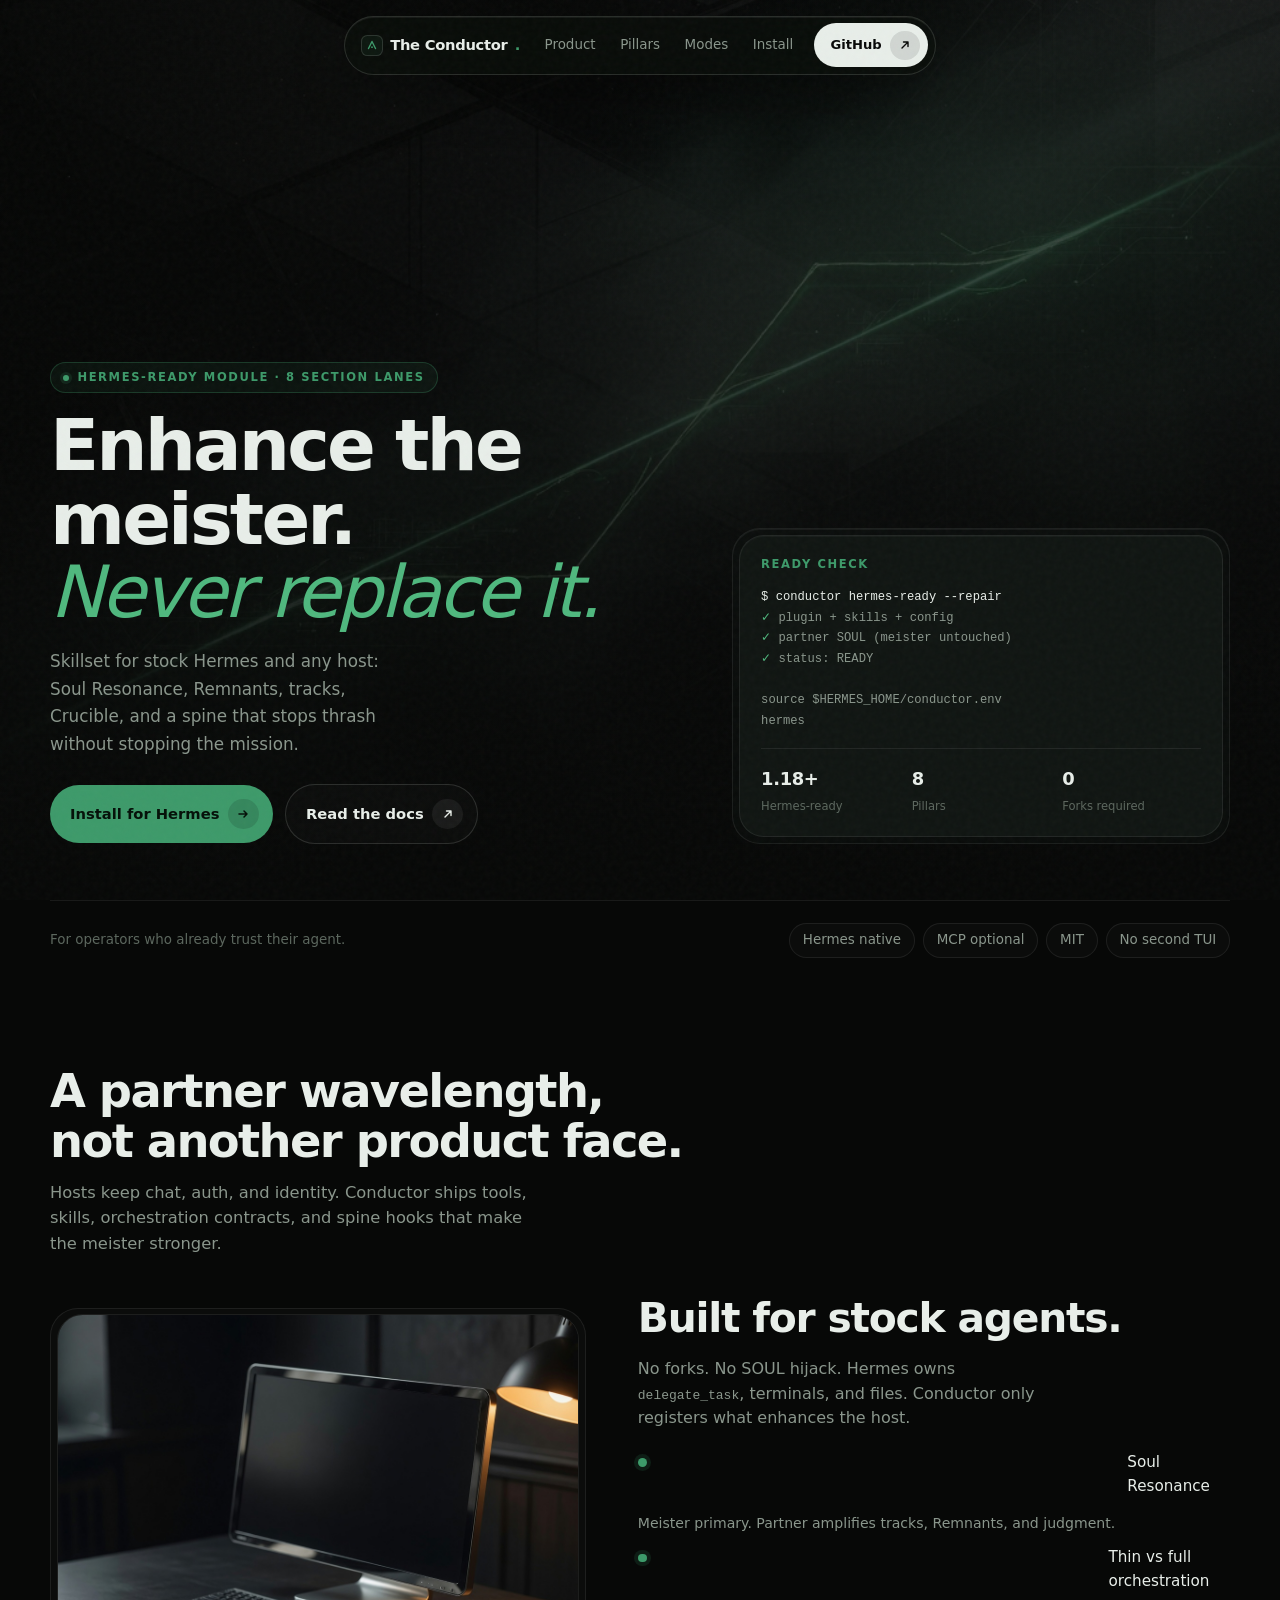
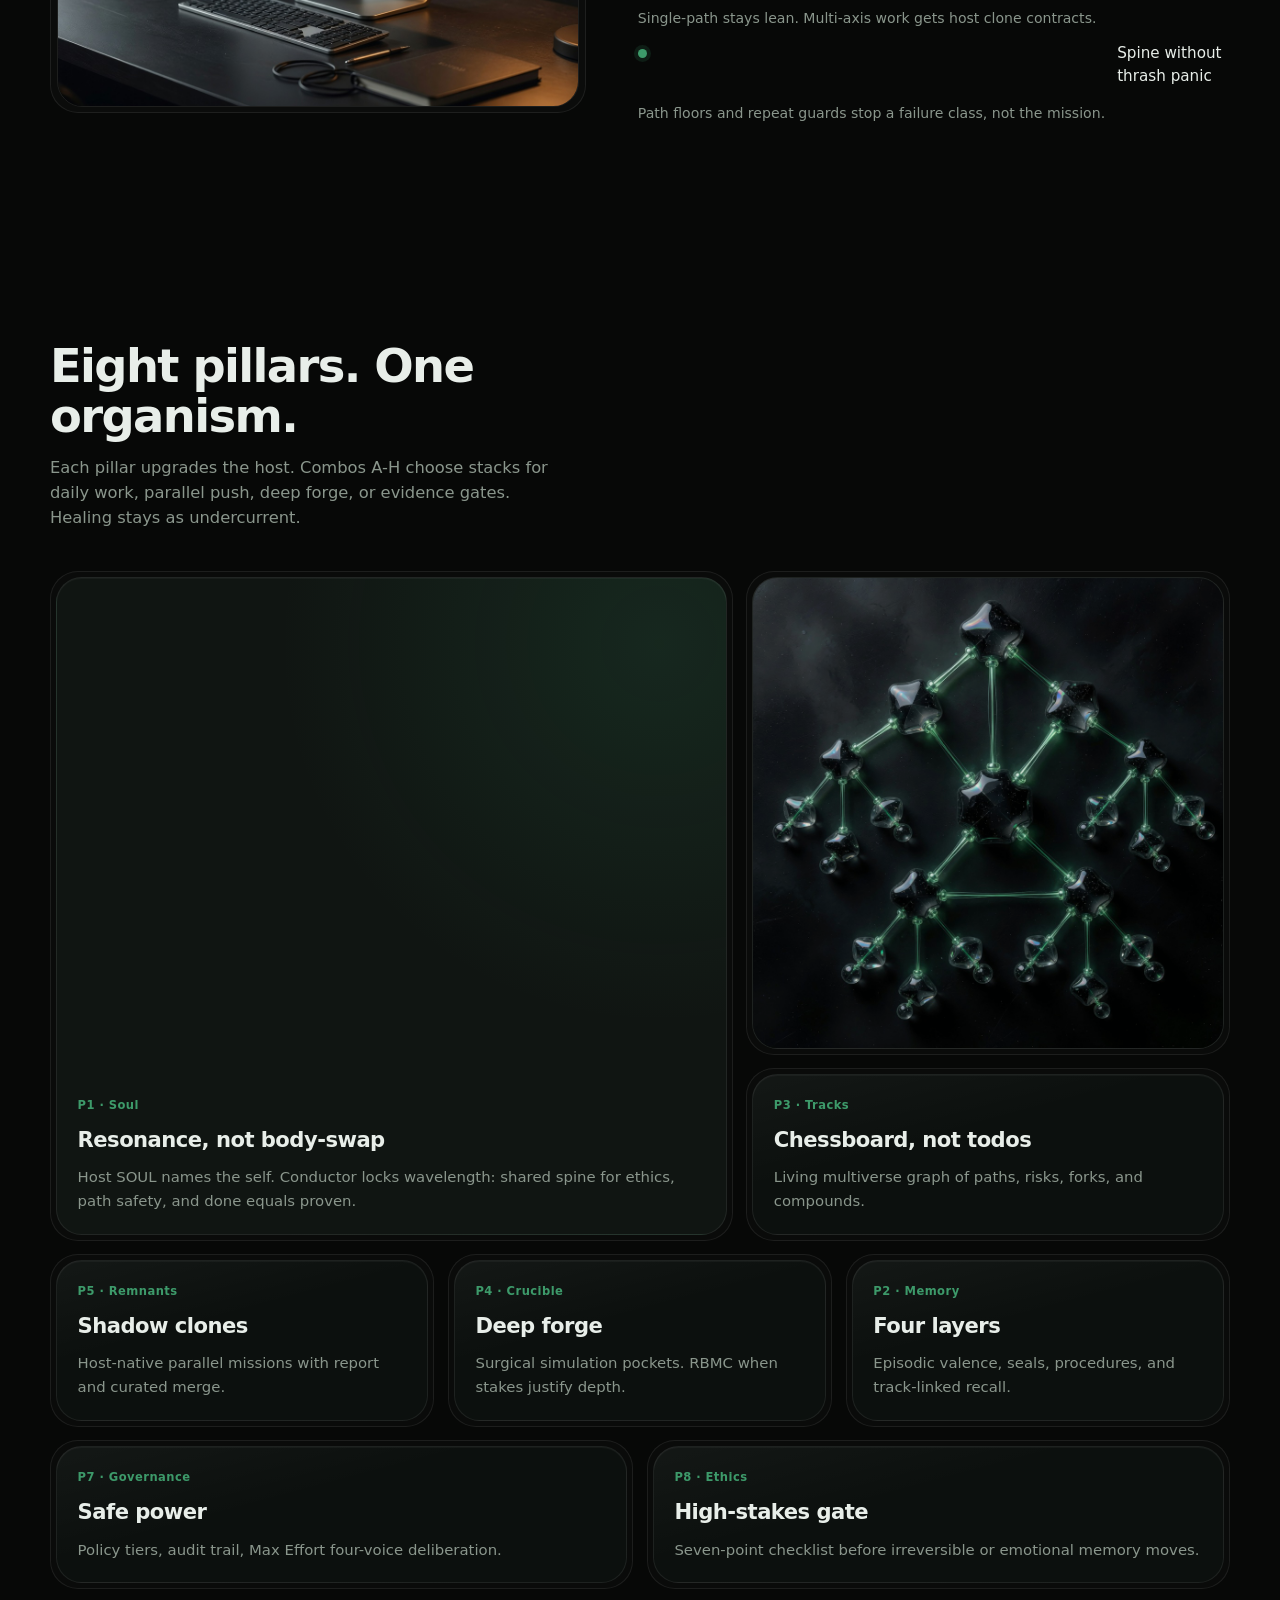
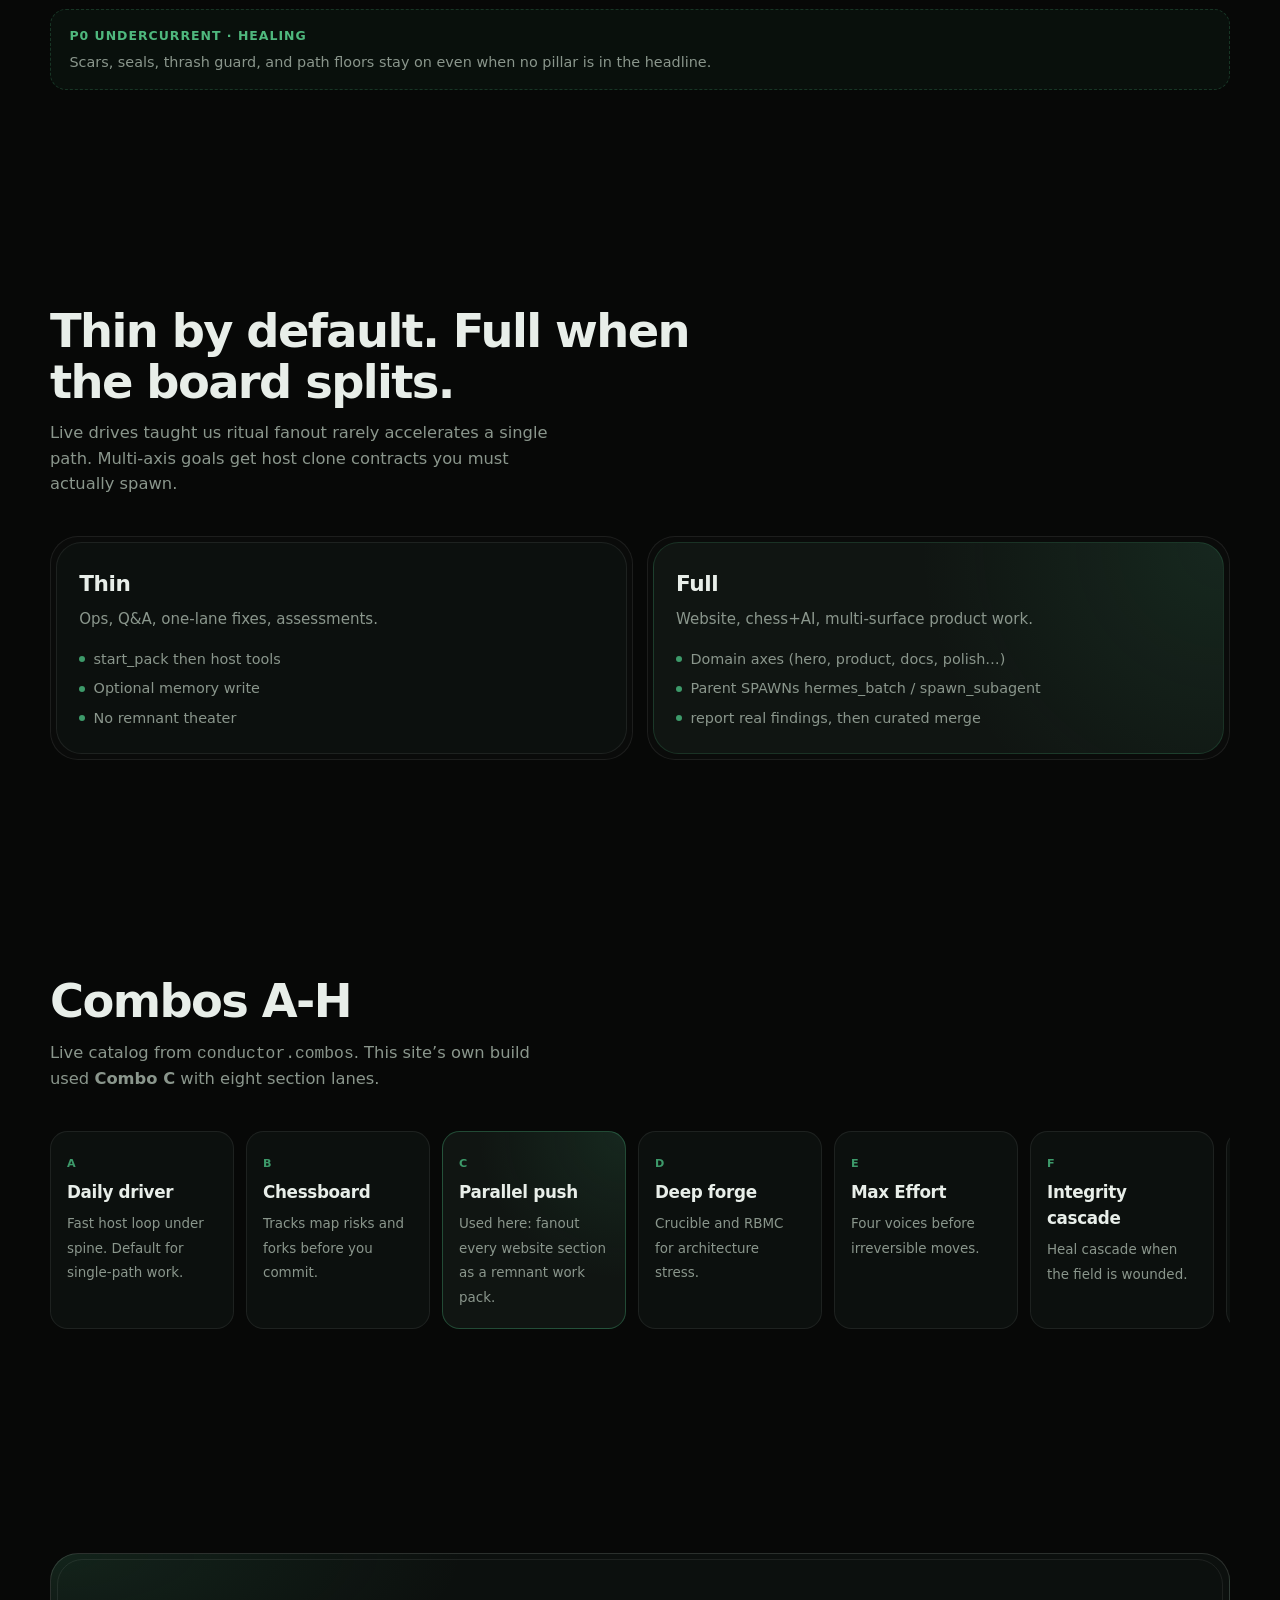
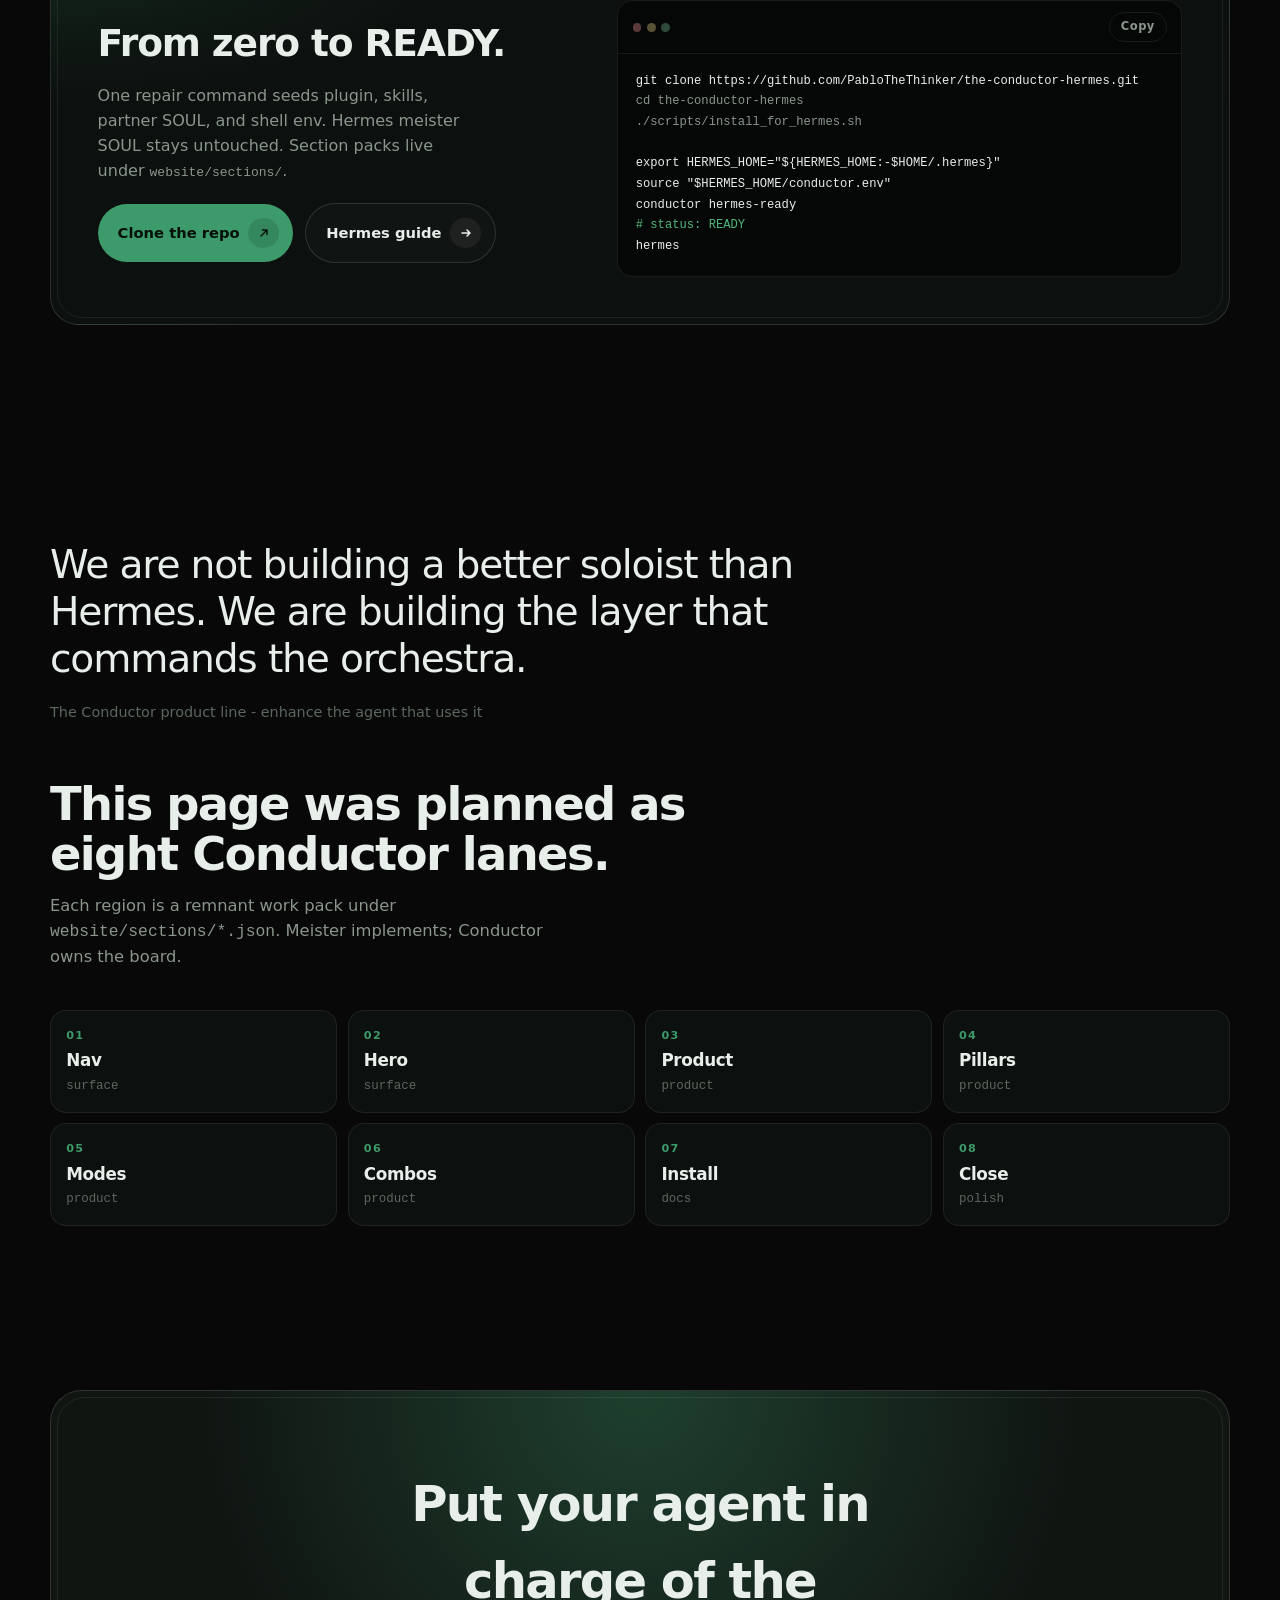
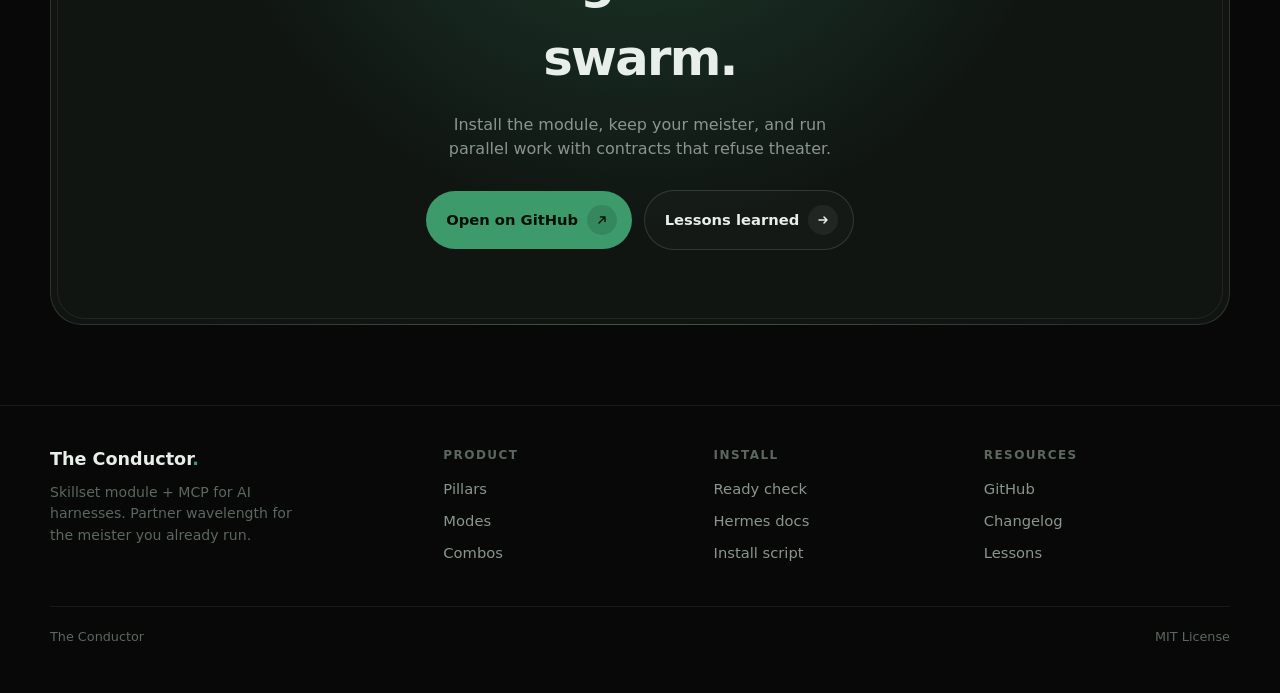
<file: website/index.html>
<!DOCTYPE html>
<html lang="en">
<head>
  <meta charset="utf-8" />
  <meta name="viewport" content="width=device-width, initial-scale=1" />
  <title>The Conductor - Enhance the agent that uses it</title>
  <meta name="description" content="The Conductor is a Hermes-ready skillset module: Soul Resonance, Remnants, tracks, Crucible, and a safety spine. Partner wavelength for the meister you already trust." />
  <meta name="theme-color" content="#070807" />
  <meta property="og:title" content="The Conductor" />
  <meta property="og:description" content="Skillset module that enhances Hermes and any host agent. No fork. No SOUL hijack." />
  <meta property="og:type" content="website" />
  <meta property="og:image" content="assets/hero.jpg" />
  <meta name="twitter:card" content="summary_large_image" />
  <link rel="icon" href="data:image/svg+xml,%3Csvg xmlns='http://www.w3.org/2000/svg' viewBox='0 0 32 32'%3E%3Crect width='32' height='32' rx='8' fill='%23070807'/%3E%3Cpath d='M8 22 L16 8 L24 22' fill='none' stroke='%233d9a6a' stroke-width='2.2' stroke-linecap='round' stroke-linejoin='round'/%3E%3Ccircle cx='16' cy='20' r='1.6' fill='%233d9a6a'/%3E%3C/svg%3E" />
  <link rel="preconnect" href="https://api.fontshare.com" crossorigin />
  <link href="https://api.fontshare.com/v2/css?f[]=satoshi@400,500,700&f[]=clash-display@500,600,700&display=swap" rel="stylesheet" />
  <style>
    :root {
      --bg: #070807;
      --bg-elev: #0c100e;
      --bg-card: #101512;
      --ink: #e8eee9;
      --muted: #8a968c;
      --faint: #5c675e;
      --line: rgba(232, 238, 233, 0.08);
      --line-strong: rgba(232, 238, 233, 0.14);
      --accent: #3d9a6a;
      --accent-hi: #4fb87e;
      --accent-soft: rgba(61, 154, 106, 0.14);
      --accent-glow: rgba(61, 154, 106, 0.32);
      --radius: 1.25rem;
      --radius-lg: 1.75rem;
      --ease: cubic-bezier(0.32, 0.72, 0, 1);
      --font-display: "Clash Display", "Satoshi", system-ui, sans-serif;
      --font-body: "Satoshi", system-ui, sans-serif;
      --max: 1180px;
      --nav-h: 4.5rem;
    }

    *, *::before, *::after { box-sizing: border-box; }
    html { scroll-behavior: smooth; }
    @media (prefers-reduced-motion: reduce) {
      html { scroll-behavior: auto; }
      *, *::before, *::after {
        animation-duration: 0.01ms !important;
        animation-iteration-count: 1 !important;
        transition-duration: 0.01ms !important;
      }
    }

    ::selection { background: rgba(61, 154, 106, 0.35); color: #fff; }

    body {
      margin: 0;
      font-family: var(--font-body);
      color: var(--ink);
      background: var(--bg);
      line-height: 1.55;
      -webkit-font-smoothing: antialiased;
      overflow-x: hidden;
    }

    body::before {
      content: "";
      position: fixed;
      inset: 0;
      pointer-events: none;
      z-index: 80;
      opacity: 0.032;
      background-image: url("data:image/svg+xml,%3Csvg viewBox='0 0 200 200' xmlns='http://www.w3.org/2000/svg'%3E%3Cfilter id='n'%3E%3CfeTurbulence type='fractalNoise' baseFrequency='0.85' numOctaves='4' stitchTiles='stitch'/%3E%3C/filter%3E%3Crect width='100%25' height='100%25' filter='url(%23n)'/%3E%3C/svg%3E");
    }

    /* Read progress */
    .progress {
      position: fixed;
      top: 0;
      left: 0;
      height: 2px;
      width: 0%;
      z-index: 90;
      background: linear-gradient(90deg, var(--accent), var(--accent-hi));
      box-shadow: 0 0 12px var(--accent-glow);
      pointer-events: none;
    }

    a { color: inherit; text-decoration: none; }
    img { max-width: 100%; display: block; height: auto; }
    button { font: inherit; border: 0; cursor: pointer; background: none; color: inherit; }
    :focus-visible {
      outline: 2px solid var(--accent);
      outline-offset: 3px;
    }

    .skip {
      position: absolute;
      left: 1rem;
      top: -4rem;
      z-index: 100;
      padding: 0.65rem 1rem;
      border-radius: 999px;
      background: var(--accent);
      color: #041008;
      font-weight: 600;
      font-size: 0.88rem;
      transition: top 0.25s var(--ease);
    }
    .skip:focus { top: 1rem; }

    .wrap {
      width: min(100% - 2rem, var(--max));
      margin-inline: auto;
    }

    /* Nav */
    .nav-shell {
      position: fixed;
      top: 1rem;
      left: 0;
      right: 0;
      z-index: 60;
      display: flex;
      justify-content: center;
      padding: 0 1rem;
      pointer-events: none;
    }
    .nav {
      pointer-events: auto;
      display: flex;
      align-items: center;
      gap: 0.35rem;
      padding: 0.4rem 0.45rem 0.4rem 1rem;
      border-radius: 999px;
      border: 1px solid var(--line-strong);
      background: rgba(10, 14, 11, 0.72);
      backdrop-filter: blur(20px) saturate(140%);
      -webkit-backdrop-filter: blur(20px) saturate(140%);
      box-shadow:
        inset 0 1px 0 rgba(255,255,255,0.06),
        0 18px 50px rgba(0,0,0,0.35);
      max-width: 100%;
    }
    .nav-brand {
      font-family: var(--font-display);
      font-weight: 600;
      font-size: 0.92rem;
      letter-spacing: -0.02em;
      white-space: nowrap;
      margin-right: 0.5rem;
      display: inline-flex;
      align-items: center;
      gap: 0.45rem;
    }
    .nav-mark {
      width: 1.35rem;
      height: 1.35rem;
      border-radius: 0.4rem;
      border: 1px solid var(--line-strong);
      display: grid;
      place-items: center;
      background: rgba(61,154,106,0.08);
    }
    .nav-brand em { color: var(--accent); font-style: normal; }
    .nav-links { display: none; align-items: center; gap: 0.1rem; }
    @media (min-width: 900px) { .nav-links { display: flex; } }
    .nav-links a {
      font-size: 0.84rem;
      color: var(--muted);
      padding: 0.55rem 0.72rem;
      border-radius: 999px;
      transition: color 0.35s var(--ease), background 0.35s var(--ease);
    }
    .nav-links a:hover { color: var(--ink); background: rgba(255,255,255,0.04); }
    .nav-cta {
      display: inline-flex;
      align-items: center;
      gap: 0.55rem;
      margin-left: 0.25rem;
      padding: 0.45rem 0.5rem 0.45rem 1rem;
      border-radius: 999px;
      background: var(--ink);
      color: var(--bg);
      font-size: 0.82rem;
      font-weight: 600;
      transition: transform 0.35s var(--ease), background 0.35s var(--ease);
    }
    .nav-cta:hover { background: #fff; }
    .nav-cta:active { transform: scale(0.98); }
    .nav-cta i {
      width: 1.85rem;
      height: 1.85rem;
      border-radius: 999px;
      display: grid;
      place-items: center;
      background: rgba(7,8,7,0.1);
      transition: transform 0.4s var(--ease);
    }
    .nav-cta:hover i { transform: translate(1px, -1px) scale(1.05); }
    .nav-toggle {
      display: grid;
      place-items: center;
      width: 2.5rem;
      height: 2.5rem;
      border-radius: 999px;
      margin-left: 0.15rem;
      border: 1px solid var(--line);
    }
    @media (min-width: 900px) { .nav-toggle { display: none; } }
    .nav-toggle span,
    .nav-toggle span::before,
    .nav-toggle span::after {
      display: block;
      width: 1rem;
      height: 1.5px;
      background: var(--ink);
      border-radius: 2px;
      position: relative;
      transition: transform 0.4s var(--ease), opacity 0.3s var(--ease);
    }
    .nav-toggle span::before,
    .nav-toggle span::after {
      content: "";
      position: absolute;
      left: 0;
    }
    .nav-toggle span::before { top: -5px; }
    .nav-toggle span::after { top: 5px; }
    .nav-toggle.is-open span { background: transparent; }
    .nav-toggle.is-open span::before { top: 0; transform: rotate(45deg); }
    .nav-toggle.is-open span::after { top: 0; transform: rotate(-45deg); }

    .nav-drawer {
      position: fixed;
      inset: 0;
      z-index: 55;
      background: rgba(7,8,7,0.9);
      backdrop-filter: blur(28px);
      -webkit-backdrop-filter: blur(28px);
      display: grid;
      place-items: center;
      opacity: 0;
      pointer-events: none;
      transition: opacity 0.45s var(--ease);
    }
    .nav-drawer.is-open { opacity: 1; pointer-events: auto; }
    .nav-drawer nav { display: grid; gap: 0.55rem; text-align: center; }
    .nav-drawer a {
      font-family: var(--font-display);
      font-size: clamp(1.7rem, 6vw, 2.5rem);
      font-weight: 600;
      letter-spacing: -0.03em;
      opacity: 0;
      transform: translateY(1.25rem);
      transition: opacity 0.5s var(--ease), transform 0.5s var(--ease);
    }
    .nav-drawer.is-open a { opacity: 1; transform: none; }
    .nav-drawer a:nth-child(1) { transition-delay: 0.05s; }
    .nav-drawer a:nth-child(2) { transition-delay: 0.1s; }
    .nav-drawer a:nth-child(3) { transition-delay: 0.15s; }
    .nav-drawer a:nth-child(4) { transition-delay: 0.2s; }
    .nav-drawer a:nth-child(5) { transition-delay: 0.25s; }
    .nav-drawer a:nth-child(6) { transition-delay: 0.3s; }

    /* Hero */
    .hero {
      position: relative;
      min-height: 100dvh;
      padding: 6.5rem 0 3.5rem;
      display: grid;
      align-items: end;
      overflow: hidden;
    }
    .hero-bg { position: absolute; inset: 0; z-index: 0; }
    .hero-bg img {
      width: 100%;
      height: 100%;
      object-fit: cover;
      opacity: 0.5;
      transform: scale(1.02);
    }
    .hero-bg::after {
      content: "";
      position: absolute;
      inset: 0;
      background:
        linear-gradient(180deg, rgba(7,8,7,0.4) 0%, rgba(7,8,7,0.58) 42%, var(--bg) 100%),
        radial-gradient(ellipse 55% 45% at 78% 22%, var(--accent-soft), transparent 62%);
    }
    .hero-grid {
      position: relative;
      z-index: 1;
      display: grid;
      gap: 2.25rem;
    }
    @media (min-width: 960px) {
      .hero-grid {
        grid-template-columns: 1.12fr 0.88fr;
        align-items: end;
        gap: 3rem;
      }
    }
    .hero-kicker {
      display: inline-flex;
      align-items: center;
      gap: 0.5rem;
      font-size: 0.72rem;
      font-weight: 600;
      letter-spacing: 0.14em;
      text-transform: uppercase;
      color: var(--accent);
      margin-bottom: 1rem;
      padding: 0.35rem 0.75rem;
      border-radius: 999px;
      border: 1px solid rgba(61,154,106,0.28);
      background: rgba(61,154,106,0.08);
    }
    .hero-kicker i {
      width: 0.4rem;
      height: 0.4rem;
      border-radius: 999px;
      background: var(--accent);
      box-shadow: 0 0 0 3px var(--accent-soft);
    }
    .hero h1 {
      font-family: var(--font-display);
      font-weight: 600;
      font-size: clamp(2.55rem, 6.6vw, 4.5rem);
      line-height: 1.02;
      letter-spacing: -0.04em;
      margin: 0 0 1.15rem;
      max-width: 12ch;
    }
    .hero h1 em {
      font-style: italic;
      color: var(--accent-hi);
      font-weight: 500;
      padding-bottom: 0.08em;
    }
    .hero-lead {
      margin: 0 0 1.6rem;
      color: var(--muted);
      font-size: 1.05rem;
      max-width: 34ch;
      line-height: 1.65;
    }
    .hero-actions {
      display: flex;
      flex-wrap: wrap;
      gap: 0.75rem;
      align-items: center;
    }
    .btn {
      display: inline-flex;
      align-items: center;
      gap: 0.55rem;
      border-radius: 999px;
      padding: 0.85rem 0.9rem 0.85rem 1.25rem;
      font-weight: 600;
      font-size: 0.92rem;
      transition: transform 0.35s var(--ease), background 0.35s var(--ease), border-color 0.35s var(--ease);
      white-space: nowrap;
    }
    .btn:active { transform: scale(0.98); }
    .btn-primary { background: var(--accent); color: #041008; }
    .btn-primary:hover { background: var(--accent-hi); }
    .btn-primary i,
    .btn-ghost i {
      width: 1.9rem;
      height: 1.9rem;
      border-radius: 999px;
      display: grid;
      place-items: center;
      background: rgba(0,0,0,0.12);
      transition: transform 0.4s var(--ease);
    }
    .btn-primary:hover i,
    .btn-ghost:hover i { transform: translate(1px, -1px); }
    .btn-ghost {
      border: 1px solid var(--line-strong);
      color: var(--ink);
      background: rgba(255,255,255,0.02);
    }
    .btn-ghost:hover { border-color: rgba(255,255,255,0.22); background: rgba(255,255,255,0.04); }
    .btn-ghost i { background: rgba(255,255,255,0.06); }

    .hero-panel {
      border-radius: var(--radius-lg);
      border: 1px solid var(--line);
      background: rgba(13,16,14,0.58);
      padding: 0.35rem;
      box-shadow: inset 0 1px 0 rgba(255,255,255,0.05);
    }
    .hero-panel-inner {
      border-radius: calc(var(--radius-lg) - 0.2rem);
      border: 1px solid var(--line);
      background: var(--bg-card);
      padding: 1.3rem 1.35rem 1.15rem;
      box-shadow: inset 0 1px 1px rgba(255,255,255,0.04);
    }
    .hero-panel-kicker {
      font-size: 0.72rem;
      letter-spacing: 0.14em;
      text-transform: uppercase;
      color: var(--accent);
      margin-bottom: 0.8rem;
      font-weight: 600;
    }
    .hero-panel code {
      display: block;
      font-family: ui-monospace, "SF Mono", Menlo, monospace;
      font-size: 0.76rem;
      line-height: 1.7;
      color: var(--muted);
      white-space: pre-wrap;
    }
    .hero-panel code b { color: var(--ink); font-weight: 500; }
    .hero-panel code .ok { color: var(--accent-hi); }
    .hero-meta {
      display: grid;
      grid-template-columns: repeat(3, 1fr);
      gap: 0.75rem;
      margin-top: 1.05rem;
      padding-top: 1rem;
      border-top: 1px solid var(--line);
    }
    .hero-meta strong {
      display: block;
      font-family: var(--font-display);
      font-size: 1.12rem;
      letter-spacing: -0.02em;
    }
    .hero-meta span {
      font-size: 0.72rem;
      color: var(--faint);
    }

    section { padding: 5.25rem 0; }
    @media (min-width: 768px) { section { padding: 6.75rem 0; } }

    .section-head {
      max-width: 40rem;
      margin-bottom: 2.5rem;
    }
    .section-head h2 {
      font-family: var(--font-display);
      font-size: clamp(1.85rem, 3.8vw, 2.9rem);
      letter-spacing: -0.035em;
      line-height: 1.08;
      margin: 0 0 0.85rem;
      font-weight: 600;
    }
    .section-head p {
      margin: 0;
      color: var(--muted);
      font-size: 1.02rem;
      max-width: 48ch;
    }

    /* Proof */
    .proof {
      padding: 1.35rem 0 0;
      border-top: 1px solid var(--line);
    }
    .proof-row {
      display: flex;
      flex-wrap: wrap;
      gap: 0.75rem 1.5rem;
      align-items: center;
      justify-content: space-between;
      color: var(--faint);
      font-size: 0.84rem;
    }
    .proof-marks { display: flex; flex-wrap: wrap; gap: 0.5rem; }
    .proof-marks span {
      border: 1px solid var(--line);
      border-radius: 999px;
      padding: 0.4rem 0.8rem;
      color: var(--muted);
      background: rgba(255,255,255,0.02);
    }

    /* Bento */
    .bento {
      display: grid;
      gap: 0.85rem;
      grid-template-columns: 1fr;
    }
    @media (min-width: 768px) {
      .bento {
        grid-template-columns: repeat(12, 1fr);
        grid-auto-rows: minmax(148px, auto);
      }
      .b1 { grid-column: span 7; grid-row: span 2; }
      .b2 { grid-column: span 5; }
      .b3 { grid-column: span 5; }
      .b4 { grid-column: span 4; }
      .b5 { grid-column: span 4; }
      .b6 { grid-column: span 4; }
      .b7 { grid-column: span 6; }
      .b8 { grid-column: span 6; }
    }
    .tile {
      border-radius: var(--radius-lg);
      border: 1px solid var(--line);
      background: rgba(255,255,255,0.015);
      padding: 0.3rem;
      min-height: 100%;
      transition: border-color 0.4s var(--ease), transform 0.5s var(--ease);
    }
    .tile:hover { border-color: rgba(61,154,106,0.3); transform: translateY(-2px); }
    @media (prefers-reduced-motion: reduce) {
      .tile:hover { transform: none; }
    }
    .tile-inner {
      height: 100%;
      border-radius: calc(var(--radius-lg) - 0.15rem);
      border: 1px solid var(--line);
      background: linear-gradient(165deg, rgba(255,255,255,0.03), transparent 40%), var(--bg-elev);
      padding: 1.35rem 1.3rem 1.25rem;
      box-shadow: inset 0 1px 0 rgba(255,255,255,0.04);
      display: flex;
      flex-direction: column;
      gap: 0.6rem;
    }
    .tile.visual .tile-inner { padding: 0; overflow: hidden; position: relative; }
    .tile.visual img {
      width: 100%;
      height: 100%;
      min-height: 230px;
      object-fit: cover;
      opacity: 0.92;
      transition: transform 0.8s var(--ease);
    }
    .tile.visual:hover img { transform: scale(1.03); }
    .tile-tag {
      font-size: 0.72rem;
      color: var(--accent);
      font-weight: 600;
      letter-spacing: 0.04em;
      display: inline-flex;
      align-items: center;
      gap: 0.4rem;
    }
    .tile h3 {
      margin: 0;
      font-family: var(--font-display);
      font-size: 1.32rem;
      letter-spacing: -0.025em;
      font-weight: 600;
    }
    .tile p {
      margin: 0;
      color: var(--muted);
      font-size: 0.93rem;
      line-height: 1.6;
    }
    .tile.feature-dark .tile-inner {
      background:
        radial-gradient(circle at 90% 10%, var(--accent-soft), transparent 45%),
        var(--bg-card);
      justify-content: flex-end;
      min-height: 280px;
    }
    @media (min-width: 768px) {
      .tile.feature-dark .tile-inner { min-height: 100%; }
    }

    /* Split */
    .split { display: grid; gap: 2rem; }
    @media (min-width: 900px) {
      .split {
        grid-template-columns: 0.95fr 1.05fr;
        gap: 3.25rem;
        align-items: center;
      }
    }
    .split-media {
      border-radius: var(--radius-lg);
      border: 1px solid var(--line);
      padding: 0.35rem;
      background: rgba(255,255,255,0.02);
    }
    .split-media figure {
      margin: 0;
      border-radius: calc(var(--radius-lg) - 0.15rem);
      overflow: hidden;
      border: 1px solid var(--line);
      position: relative;
    }
    .split-media img {
      width: 100%;
      aspect-ratio: 4/3;
      object-fit: cover;
    }
    .split-copy h2 {
      font-family: var(--font-display);
      font-size: clamp(1.75rem, 3.4vw, 2.55rem);
      letter-spacing: -0.03em;
      line-height: 1.1;
      margin: 0 0 1rem;
      font-weight: 600;
    }
    .split-copy p {
      color: var(--muted);
      margin: 0 0 1.25rem;
      max-width: 42ch;
    }
    .checklist {
      list-style: none;
      margin: 0;
      padding: 0;
      display: grid;
      gap: 0.75rem;
    }
    .checklist li {
      display: grid;
      grid-template-columns: auto 1fr;
      gap: 0.75rem;
      align-items: start;
      color: var(--ink);
      font-size: 0.95rem;
    }
    .checklist li::before {
      content: "";
      width: 0.55rem;
      height: 0.55rem;
      margin-top: 0.45rem;
      border-radius: 999px;
      background: var(--accent);
      box-shadow: 0 0 0 4px var(--accent-soft);
    }
    .checklist span {
      display: block;
      color: var(--muted);
      font-size: 0.88rem;
      margin-top: 0.15rem;
    }

    /* Modes: thin vs full */
    .modes {
      display: grid;
      gap: 0.85rem;
    }
    @media (min-width: 800px) {
      .modes { grid-template-columns: 1fr 1fr; }
    }
    .mode-card {
      border-radius: var(--radius-lg);
      border: 1px solid var(--line);
      padding: 0.3rem;
      background: rgba(255,255,255,0.015);
    }
    .mode-card-inner {
      border-radius: calc(var(--radius-lg) - 0.15rem);
      border: 1px solid var(--line);
      padding: 1.5rem 1.4rem;
      background: var(--bg-elev);
      height: 100%;
    }
    .mode-card.featured .mode-card-inner {
      background:
        radial-gradient(circle at 100% 0%, var(--accent-soft), transparent 50%),
        var(--bg-card);
      border-color: rgba(61,154,106,0.22);
    }
    .mode-card h3 {
      font-family: var(--font-display);
      margin: 0 0 0.5rem;
      font-size: 1.35rem;
      letter-spacing: -0.02em;
    }
    .mode-card p { margin: 0 0 1rem; color: var(--muted); font-size: 0.94rem; }
    .mode-card ul {
      margin: 0;
      padding: 0;
      list-style: none;
      display: grid;
      gap: 0.45rem;
      color: var(--ink);
      font-size: 0.9rem;
    }
    .mode-card ul li {
      padding-left: 0.9rem;
      position: relative;
      color: var(--muted);
    }
    .mode-card ul li::before {
      content: "";
      position: absolute;
      left: 0;
      top: 0.55rem;
      width: 0.35rem;
      height: 0.35rem;
      border-radius: 999px;
      background: var(--accent);
    }

    /* Combos strip */
    .combo-rail {
      display: grid;
      grid-auto-flow: column;
      grid-auto-columns: minmax(11.5rem, 14rem);
      gap: 0.75rem;
      overflow-x: auto;
      padding-bottom: 0.5rem;
      scroll-snap-type: x mandatory;
      -webkit-overflow-scrolling: touch;
    }
    .combo-rail::-webkit-scrollbar { height: 4px; }
    .combo-rail::-webkit-scrollbar-thumb {
      background: rgba(255,255,255,0.12);
      border-radius: 999px;
    }
    .combo-chip {
      scroll-snap-align: start;
      border-radius: 1.1rem;
      border: 1px solid var(--line);
      background: var(--bg-elev);
      padding: 1.1rem 1rem;
      min-height: 8.5rem;
    }
    .combo-chip strong {
      display: block;
      font-family: var(--font-display);
      font-size: 1.05rem;
      margin-bottom: 0.35rem;
      letter-spacing: -0.02em;
    }
    .combo-chip span {
      color: var(--muted);
      font-size: 0.84rem;
      line-height: 1.45;
    }
    .combo-chip b {
      display: inline-block;
      margin-bottom: 0.45rem;
      font-size: 0.7rem;
      letter-spacing: 0.12em;
      color: var(--accent);
      font-weight: 600;
    }

    /* Install */
    .install {
      border-radius: var(--radius-lg);
      border: 1px solid var(--line-strong);
      background:
        radial-gradient(ellipse 70% 80% at 0% 0%, var(--accent-soft), transparent 50%),
        var(--bg-elev);
      padding: 0.35rem;
    }
    .install-inner {
      border-radius: calc(var(--radius-lg) - 0.15rem);
      border: 1px solid var(--line);
      padding: clamp(1.5rem, 4vw, 2.5rem);
      display: grid;
      gap: 1.75rem;
    }
    @media (min-width: 900px) {
      .install-inner { grid-template-columns: 1fr 1.15fr; align-items: center; }
    }
    .install h2 {
      font-family: var(--font-display);
      font-size: clamp(1.65rem, 3vw, 2.35rem);
      letter-spacing: -0.03em;
      margin: 0 0 0.75rem;
      font-weight: 600;
    }
    .install p { margin: 0 0 1.25rem; color: var(--muted); max-width: 36ch; }
    .terminal {
      border-radius: 1rem;
      border: 1px solid var(--line);
      background: #050706;
      overflow: hidden;
    }
    .terminal-bar {
      display: flex;
      align-items: center;
      justify-content: space-between;
      gap: 0.75rem;
      padding: 0.7rem 0.9rem;
      border-bottom: 1px solid var(--line);
    }
    .terminal-dots { display: flex; gap: 0.35rem; }
    .terminal-dots i {
      width: 0.55rem;
      height: 0.55rem;
      border-radius: 999px;
      background: #2a322c;
    }
    .terminal-dots i:nth-child(1) { background: #5a3a3a; }
    .terminal-dots i:nth-child(2) { background: #5a5235; }
    .terminal-dots i:nth-child(3) { background: #2f4a38; }
    .copy-btn {
      font-size: 0.72rem;
      font-weight: 600;
      letter-spacing: 0.04em;
      color: var(--muted);
      border: 1px solid var(--line);
      border-radius: 999px;
      padding: 0.3rem 0.7rem;
      transition: color 0.3s var(--ease), border-color 0.3s var(--ease), background 0.3s var(--ease);
    }
    .copy-btn:hover { color: var(--ink); border-color: var(--line-strong); }
    .copy-btn.is-copied {
      color: var(--accent-hi);
      border-color: rgba(61,154,106,0.35);
      background: rgba(61,154,106,0.08);
    }
    .terminal pre {
      margin: 0;
      padding: 1.05rem 1.1rem 1.2rem;
      font-family: ui-monospace, Menlo, monospace;
      font-size: 0.76rem;
      line-height: 1.7;
      color: var(--muted);
      overflow-x: auto;
    }
    .terminal pre .ok { color: var(--accent-hi); }
    .terminal pre .cmd { color: var(--ink); }

    /* Manifesto */
    .manifesto { max-width: 48rem; }
    .manifesto blockquote {
      margin: 0;
      font-family: var(--font-display);
      font-size: clamp(1.55rem, 3.4vw, 2.45rem);
      line-height: 1.2;
      letter-spacing: -0.03em;
      font-weight: 500;
    }
    .manifesto cite {
      display: block;
      margin-top: 1.2rem;
      font-style: normal;
      color: var(--faint);
      font-size: 0.9rem;
    }

    /* CTA */
    .cta { text-align: center; padding: 3.5rem 0 5rem; }
    .cta-box {
      border-radius: calc(var(--radius-lg) + 0.25rem);
      border: 1px solid var(--line-strong);
      background:
        radial-gradient(circle at 50% 0%, var(--accent-glow), transparent 55%),
        var(--bg-card);
      padding: 0.35rem;
    }
    .cta-box-inner {
      border-radius: var(--radius-lg);
      border: 1px solid var(--line);
      padding: clamp(2.4rem, 6vw, 4.25rem) 1.5rem;
    }
    .cta h2 {
      font-family: var(--font-display);
      font-size: clamp(1.95rem, 4.3vw, 3.1rem);
      letter-spacing: -0.035em;
      margin: 0 auto 1rem;
      max-width: 14ch;
      font-weight: 600;
    }
    .cta p {
      margin: 0 auto 1.75rem;
      color: var(--muted);
      max-width: 38ch;
    }
    .cta .hero-actions { justify-content: center; }

    /* Footer */
    footer {
      border-top: 1px solid var(--line);
      padding: 2.5rem 0 3rem;
    }
    .footer-grid {
      display: grid;
      gap: 2rem;
    }
    @media (min-width: 800px) {
      .footer-grid {
        grid-template-columns: 1.5fr 1fr 1fr 1fr;
        gap: 1.5rem;
      }
    }
    .footer-brand {
      font-family: var(--font-display);
      font-weight: 600;
      font-size: 1.1rem;
      margin-bottom: 0.5rem;
    }
    .footer-brand em { color: var(--accent); font-style: normal; }
    footer p { color: var(--faint); font-size: 0.88rem; margin: 0; max-width: 30ch; }
    footer h4 {
      margin: 0 0 0.75rem;
      font-size: 0.75rem;
      letter-spacing: 0.12em;
      text-transform: uppercase;
      color: var(--faint);
      font-weight: 600;
    }
    footer ul { list-style: none; margin: 0; padding: 0; display: grid; gap: 0.45rem; }
    footer li a {
      color: var(--muted);
      font-size: 0.92rem;
      transition: color 0.3s var(--ease);
    }
    footer li a:hover { color: var(--ink); }
    .footer-base {
      margin-top: 2.5rem;
      padding-top: 1.25rem;
      border-top: 1px solid var(--line);
      display: flex;
      flex-wrap: wrap;
      gap: 0.75rem;
      justify-content: space-between;
      color: var(--faint);
      font-size: 0.8rem;
    }

    .reveal {
      opacity: 0;
      transform: translateY(1.35rem);
      transition: opacity 0.75s var(--ease), transform 0.75s var(--ease);
    }
    .reveal.is-in { opacity: 1; transform: none; }
    @media (prefers-reduced-motion: reduce) {
      .reveal { opacity: 1; transform: none; }
    }

    .heal-note {
      margin: 1.25rem 0 0;
      padding: 1rem 1.15rem;
      border-radius: 1rem;
      border: 1px dashed rgba(61,154,106,0.28);
      background: rgba(61,154,106,0.06);
      color: var(--muted);
      font-size: 0.9rem;
    }
    .heal-note strong {
      display: block;
      color: var(--accent-hi);
      font-size: 0.78rem;
      letter-spacing: 0.08em;
      text-transform: uppercase;
      margin-bottom: 0.35rem;
      font-weight: 600;
    }

    .combo-chip.is-live {
      border-color: rgba(61,154,106,0.4);
      background:
        radial-gradient(circle at 100% 0%, var(--accent-soft), transparent 55%),
        var(--bg-card);
    }

    .lane-grid {
      display: grid;
      grid-template-columns: repeat(2, 1fr);
      gap: 0.65rem;
    }
    @media (min-width: 700px) {
      .lane-grid { grid-template-columns: repeat(4, 1fr); }
    }
    .lane {
      border-radius: 1rem;
      border: 1px solid var(--line);
      background: var(--bg-elev);
      padding: 1rem 0.95rem;
      display: grid;
      gap: 0.2rem;
    }
    .lane b {
      font-size: 0.7rem;
      letter-spacing: 0.12em;
      color: var(--accent);
      font-weight: 600;
    }
    .lane strong {
      font-family: var(--font-display);
      font-size: 1.05rem;
      letter-spacing: -0.02em;
    }
    .lane span {
      font-size: 0.78rem;
      color: var(--faint);
      font-family: ui-monospace, Menlo, monospace;
    }

    /* Section debug outline when ?conductor=1 */
    html.conductor-debug [data-conductor-section] {
      outline: 1px dashed rgba(61, 154, 106, 0.45);
      outline-offset: -1px;
    }
    html.conductor-debug [data-conductor-section]::before {
      content: attr(data-conductor-section) " · " attr(data-conductor-role);
      display: block;
      position: sticky;
      top: 4.5rem;
      z-index: 40;
      width: max-content;
      margin: 0.5rem 0 0 0.5rem;
      padding: 0.25rem 0.55rem;
      border-radius: 999px;
      background: rgba(61,154,106,0.9);
      color: #041008;
      font-size: 0.65rem;
      font-weight: 700;
      letter-spacing: 0.06em;
      text-transform: uppercase;
    }
  </style>
</head>
<body>
  <div class="progress" id="progress" aria-hidden="true"></div>
  <a class="skip" href="#main">Skip to content</a>

  <div class="nav-shell" data-conductor-section="01-nav" data-conductor-role="surface">
    <div class="nav" role="navigation" aria-label="Primary">
      <a class="nav-brand" href="#top">
        <span class="nav-mark" aria-hidden="true">
          <svg width="12" height="12" viewBox="0 0 12 12" fill="none"><path d="M2.5 9.5 L6 2.5 L9.5 9.5" stroke="#3d9a6a" stroke-width="1.4" stroke-linecap="round" stroke-linejoin="round"/><circle cx="6" cy="8.2" r="0.9" fill="#3d9a6a"/></svg>
        </span>
        The Conductor<em>.</em>
      </a>
      <div class="nav-links">
        <a href="#product">Product</a>
        <a href="#pillars">Pillars</a>
        <a href="#modes">Modes</a>
        <a href="#install">Install</a>
      </div>
      <a class="nav-cta" href="https://github.com/PabloTheThinker/the-conductor-hermes" target="_blank" rel="noopener">
        GitHub
        <i aria-hidden="true">
          <svg width="12" height="12" viewBox="0 0 12 12" fill="none"><path d="M3 9L9 3M9 3H4.5M9 3V7.5" stroke="currentColor" stroke-width="1.4" stroke-linecap="round" stroke-linejoin="round"/></svg>
        </i>
      </a>
      <button class="nav-toggle" type="button" aria-label="Open menu" aria-expanded="false">
        <span></span>
      </button>
    </div>
  </div>

  <div class="nav-drawer" id="drawer" aria-hidden="true">
    <nav>
      <a href="#product">Product</a>
      <a href="#pillars">Pillars</a>
      <a href="#modes">Modes</a>
      <a href="#install">Install</a>
      <a href="#combos">Combos</a>
      <a href="https://github.com/PabloTheThinker/the-conductor-hermes">GitHub</a>
    </nav>
  </div>

  <header class="hero" id="top" data-conductor-section="02-hero" data-conductor-role="surface">
    <div class="hero-bg" aria-hidden="true">
      <img src="assets/hero.jpg" alt="" width="1600" height="900" fetchpriority="high" />
    </div>
    <div class="wrap hero-grid">
      <div class="reveal">
        <div class="hero-kicker"><i></i> Hermes-ready module · 8 section lanes</div>
        <h1>Enhance the meister.<br /><em>Never replace it.</em></h1>
        <p class="hero-lead">
          Skillset for stock Hermes and any host: Soul Resonance, Remnants,
          tracks, Crucible, and a spine that stops thrash without stopping the mission.
        </p>
        <div class="hero-actions">
          <a class="btn btn-primary" href="#install">
            Install for Hermes
            <i aria-hidden="true">
              <svg width="12" height="12" viewBox="0 0 12 12" fill="none"><path d="M2 6h8M7 3l3 3-3 3" stroke="currentColor" stroke-width="1.5" stroke-linecap="round" stroke-linejoin="round"/></svg>
            </i>
          </a>
          <a class="btn btn-ghost" href="https://github.com/PabloTheThinker/the-conductor-hermes/blob/main/docs/HERMES.md" target="_blank" rel="noopener">
            Read the docs
            <i aria-hidden="true">
              <svg width="12" height="12" viewBox="0 0 12 12" fill="none"><path d="M3 9L9 3M9 3H4.5M9 3V7.5" stroke="currentColor" stroke-width="1.4" stroke-linecap="round" stroke-linejoin="round"/></svg>
            </i>
          </a>
        </div>
      </div>
      <div class="hero-panel reveal" style="transition-delay: 0.1s">
        <div class="hero-panel-inner">
          <div class="hero-panel-kicker">Ready check</div>
          <code><b>$ conductor hermes-ready --repair</b>
<span class="ok">✓</span> plugin + skills + config
<span class="ok">✓</span> partner SOUL (meister untouched)
<span class="ok">✓</span> status: READY

source $HERMES_HOME/conductor.env
hermes</code>
          <div class="hero-meta">
            <div><strong>1.18+</strong><span>Hermes-ready</span></div>
            <div><strong>8</strong><span>Pillars</span></div>
            <div><strong>0</strong><span>Forks required</span></div>
          </div>
        </div>
      </div>
    </div>
  </header>

  <main id="main">
    <div class="wrap proof reveal">
      <div class="proof-row">
        <span>For operators who already trust their agent.</span>
        <div class="proof-marks">
          <span>Hermes native</span>
          <span>MCP optional</span>
          <span>MIT</span>
          <span>No second TUI</span>
        </div>
      </div>
    </div>

    <section id="product" data-conductor-section="03-product" data-conductor-role="product">
      <div class="wrap">
        <div class="section-head reveal">
          <h2>A partner wavelength, not another product face.</h2>
          <p>
            Hosts keep chat, auth, and identity. Conductor ships tools, skills,
            orchestration contracts, and spine hooks that make the meister stronger.
          </p>
        </div>
        <div class="split">
          <div class="split-media reveal">
            <figure>
              <img src="assets/workspace.jpg" alt="Dark editorial workspace still life" width="1200" height="900" loading="lazy" />
            </figure>
          </div>
          <div class="split-copy reveal">
            <h2>Built for stock agents.</h2>
            <p>
              No forks. No SOUL hijack. Hermes owns <code>delegate_task</code>,
              terminals, and files. Conductor only registers what enhances the host.
            </p>
            <ul class="checklist">
              <li>
                Soul Resonance
                <span>Meister primary. Partner amplifies tracks, Remnants, and judgment.</span>
              </li>
              <li>
                Thin vs full orchestration
                <span>Single-path stays lean. Multi-axis work gets host clone contracts.</span>
              </li>
              <li>
                Spine without thrash panic
                <span>Path floors and repeat guards stop a failure class, not the mission.</span>
              </li>
            </ul>
          </div>
        </div>
      </div>
    </section>

    <section id="pillars" data-conductor-section="04-pillars" data-conductor-role="product">
      <div class="wrap">
        <div class="section-head reveal">
          <h2>Eight pillars. One organism.</h2>
          <p>
            Each pillar upgrades the host. Combos A-H choose stacks for daily work,
            parallel push, deep forge, or evidence gates. Healing stays as undercurrent.
          </p>
        </div>
        <div class="bento">
          <article class="tile b1 feature-dark reveal">
            <div class="tile-inner">
              <div class="tile-tag">P1 · Soul</div>
              <h3>Resonance, not body-swap</h3>
              <p>
                Host SOUL names the self. Conductor locks wavelength: shared spine for ethics,
                path safety, and done equals proven.
              </p>
            </div>
          </article>
          <article class="tile b2 visual reveal">
            <div class="tile-inner">
              <img src="assets/network.jpg" alt="Abstract network of emerald links on black" width="900" height="900" loading="lazy" />
            </div>
          </article>
          <article class="tile b3 reveal">
            <div class="tile-inner">
              <div class="tile-tag">P3 · Tracks</div>
              <h3>Chessboard, not todos</h3>
              <p>Living multiverse graph of paths, risks, forks, and compounds.</p>
            </div>
          </article>
          <article class="tile b4 reveal">
            <div class="tile-inner">
              <div class="tile-tag">P5 · Remnants</div>
              <h3>Shadow clones</h3>
              <p>Host-native parallel missions with report and curated merge.</p>
            </div>
          </article>
          <article class="tile b5 reveal">
            <div class="tile-inner">
              <div class="tile-tag">P4 · Crucible</div>
              <h3>Deep forge</h3>
              <p>Surgical simulation pockets. RBMC when stakes justify depth.</p>
            </div>
          </article>
          <article class="tile b6 reveal">
            <div class="tile-inner">
              <div class="tile-tag">P2 · Memory</div>
              <h3>Four layers</h3>
              <p>Episodic valence, seals, procedures, and track-linked recall.</p>
            </div>
          </article>
          <article class="tile b7 reveal">
            <div class="tile-inner">
              <div class="tile-tag">P7 · Governance</div>
              <h3>Safe power</h3>
              <p>Policy tiers, audit trail, Max Effort four-voice deliberation.</p>
            </div>
          </article>
          <article class="tile b8 reveal">
            <div class="tile-inner">
              <div class="tile-tag">P8 · Ethics</div>
              <h3>High-stakes gate</h3>
              <p>Seven-point checklist before irreversible or emotional memory moves.</p>
            </div>
          </article>
        </div>
        <p class="heal-note reveal">
          <strong>P0 undercurrent · Healing</strong>
          Scars, seals, thrash guard, and path floors stay on even when no pillar is in the headline.
        </p>
      </div>
    </section>

    <section id="modes" data-conductor-section="05-modes" data-conductor-role="product">
      <div class="wrap">
        <div class="section-head reveal">
          <h2>Thin by default. Full when the board splits.</h2>
          <p>
            Live drives taught us ritual fanout rarely accelerates a single path.
            Multi-axis goals get host clone contracts you must actually spawn.
          </p>
        </div>
        <div class="modes">
          <article class="mode-card reveal">
            <div class="mode-card-inner">
              <h3>Thin</h3>
              <p>Ops, Q&amp;A, one-lane fixes, assessments.</p>
              <ul>
                <li>start_pack then host tools</li>
                <li>Optional memory write</li>
                <li>No remnant theater</li>
              </ul>
            </div>
          </article>
          <article class="mode-card featured reveal">
            <div class="mode-card-inner">
              <h3>Full</h3>
              <p>Website, chess+AI, multi-surface product work.</p>
              <ul>
                <li>Domain axes (hero, product, docs, polish…)</li>
                <li>Parent SPAWNs hermes_batch / spawn_subagent</li>
                <li>report real findings, then curated merge</li>
              </ul>
            </div>
          </article>
        </div>
      </div>
    </section>

    <section id="combos" data-conductor-section="06-combos" data-conductor-role="product">
      <div class="wrap">
        <div class="section-head reveal">
          <h2>Combos A-H</h2>
          <p>Live catalog from <code>conductor.combos</code>. This site’s own build used <strong>Combo C</strong> with eight section lanes.</p>
        </div>
        <div class="combo-rail reveal" role="list">
          <div class="combo-chip" role="listitem"><b>A</b><strong>Daily driver</strong><span>Fast host loop under spine. Default for single-path work.</span></div>
          <div class="combo-chip" role="listitem"><b>B</b><strong>Chessboard</strong><span>Tracks map risks and forks before you commit.</span></div>
          <div class="combo-chip is-live" role="listitem"><b>C</b><strong>Parallel push</strong><span>Used here: fanout every website section as a remnant work pack.</span></div>
          <div class="combo-chip" role="listitem"><b>D</b><strong>Deep forge</strong><span>Crucible and RBMC for architecture stress.</span></div>
          <div class="combo-chip" role="listitem"><b>E</b><strong>Max Effort</strong><span>Four voices before irreversible moves.</span></div>
          <div class="combo-chip" role="listitem"><b>F</b><strong>Integrity cascade</strong><span>Heal cascade when the field is wounded.</span></div>
          <div class="combo-chip" role="listitem"><b>G</b><strong>Evidence gate</strong><span>Done only with proof (serve URL, HTTP 200).</span></div>
          <div class="combo-chip" role="listitem"><b>H</b><strong>Full conductor stack</strong><span>All pillars when the mission is systemic.</span></div>
        </div>
      </div>
    </section>

    <section id="install" data-conductor-section="07-install" data-conductor-role="docs">
      <div class="wrap">
        <div class="install reveal">
          <div class="install-inner">
            <div>
              <h2>From zero to READY.</h2>
              <p>
                One repair command seeds plugin, skills, partner SOUL, and shell env.
                Hermes meister SOUL stays untouched. Section packs live under <code>website/sections/</code>.
              </p>
              <div class="hero-actions">
                <a class="btn btn-primary" href="https://github.com/PabloTheThinker/the-conductor-hermes" target="_blank" rel="noopener">
                  Clone the repo
                  <i aria-hidden="true">
                    <svg width="12" height="12" viewBox="0 0 12 12" fill="none"><path d="M3 9L9 3M9 3H4.5M9 3V7.5" stroke="currentColor" stroke-width="1.4" stroke-linecap="round" stroke-linejoin="round"/></svg>
                  </i>
                </a>
                <a class="btn btn-ghost" href="https://github.com/PabloTheThinker/the-conductor-hermes/blob/main/docs/HERMES.md" target="_blank" rel="noopener">
                  Hermes guide
                  <i aria-hidden="true">
                    <svg width="12" height="12" viewBox="0 0 12 12" fill="none"><path d="M2 6h8M7 3l3 3-3 3" stroke="currentColor" stroke-width="1.5" stroke-linecap="round" stroke-linejoin="round"/></svg>
                  </i>
                </a>
              </div>
            </div>
            <div class="terminal" aria-label="Install commands">
              <div class="terminal-bar">
                <div class="terminal-dots" aria-hidden="true"><i></i><i></i><i></i></div>
                <button type="button" class="copy-btn" id="copy-install" data-copy>Copy</button>
              </div>
              <pre id="install-snippet"><span class="cmd">git clone https://github.com/PabloTheThinker/the-conductor-hermes.git</span>
cd the-conductor-hermes
./scripts/install_for_hermes.sh

<span class="cmd">export HERMES_HOME="${HERMES_HOME:-$HOME/.hermes}"</span>
<span class="cmd">source "$HERMES_HOME/conductor.env"</span>
<span class="cmd">conductor hermes-ready</span>
<span class="ok"># status: READY</span>
<span class="cmd">hermes</span></pre>
            </div>
          </div>
        </div>
      </div>
    </section>

    <section id="close" data-conductor-section="08-close" data-conductor-role="polish">
      <div class="wrap">
        <div class="manifesto reveal">
          <blockquote>
            We are not building a better soloist than Hermes.
            We are building the layer that commands the orchestra.
          </blockquote>
          <cite>The Conductor product line - enhance the agent that uses it</cite>
        </div>
      </div>

      <div class="wrap" style="margin-top: 3.5rem">
        <div class="section-head reveal">
          <h2>This page was planned as eight Conductor lanes.</h2>
          <p>Each region is a remnant work pack under <code>website/sections/*.json</code>. Meister implements; Conductor owns the board.</p>
        </div>
        <div class="lane-grid reveal" role="list">
          <article class="lane" role="listitem"><b>01</b><strong>Nav</strong><span>surface</span></article>
          <article class="lane" role="listitem"><b>02</b><strong>Hero</strong><span>surface</span></article>
          <article class="lane" role="listitem"><b>03</b><strong>Product</strong><span>product</span></article>
          <article class="lane" role="listitem"><b>04</b><strong>Pillars</strong><span>product</span></article>
          <article class="lane" role="listitem"><b>05</b><strong>Modes</strong><span>product</span></article>
          <article class="lane" role="listitem"><b>06</b><strong>Combos</strong><span>product</span></article>
          <article class="lane" role="listitem"><b>07</b><strong>Install</strong><span>docs</span></article>
          <article class="lane" role="listitem"><b>08</b><strong>Close</strong><span>polish</span></article>
        </div>
      </div>
    </section>

    <section class="cta">
      <div class="wrap">
        <div class="cta-box reveal">
          <div class="cta-box-inner">
            <h2>Put your agent in charge of the swarm.</h2>
            <p>
              Install the module, keep your meister, and run parallel work with
              contracts that refuse theater.
            </p>
            <div class="hero-actions">
              <a class="btn btn-primary" href="https://github.com/PabloTheThinker/the-conductor-hermes" target="_blank" rel="noopener">
                Open on GitHub
                <i aria-hidden="true">
                  <svg width="12" height="12" viewBox="0 0 12 12" fill="none"><path d="M3 9L9 3M9 3H4.5M9 3V7.5" stroke="currentColor" stroke-width="1.4" stroke-linecap="round" stroke-linejoin="round"/></svg>
                </i>
              </a>
              <a class="btn btn-ghost" href="https://github.com/PabloTheThinker/the-conductor-hermes/blob/main/docs/LESSONS.md" target="_blank" rel="noopener">
                Lessons learned
                <i aria-hidden="true">
                  <svg width="12" height="12" viewBox="0 0 12 12" fill="none"><path d="M2 6h8M7 3l3 3-3 3" stroke="currentColor" stroke-width="1.5" stroke-linecap="round" stroke-linejoin="round"/></svg>
                </i>
              </a>
            </div>
          </div>
        </div>
      </div>
    </section>
  </main>

  <footer data-conductor-section="08-close" data-conductor-role="polish">
    <div class="wrap">
      <div class="footer-grid">
        <div>
          <div class="footer-brand">The Conductor<em>.</em></div>
          <p>Skillset module + MCP for AI harnesses. Partner wavelength for the meister you already run.</p>
        </div>
        <div>
          <h4>Product</h4>
          <ul>
            <li><a href="#pillars">Pillars</a></li>
            <li><a href="#modes">Modes</a></li>
            <li><a href="#combos">Combos</a></li>
          </ul>
        </div>
        <div>
          <h4>Install</h4>
          <ul>
            <li><a href="#install">Ready check</a></li>
            <li><a href="https://github.com/PabloTheThinker/the-conductor-hermes/blob/main/docs/HERMES.md" target="_blank" rel="noopener">Hermes docs</a></li>
            <li><a href="https://github.com/PabloTheThinker/the-conductor-hermes/blob/main/scripts/install_for_hermes.sh" target="_blank" rel="noopener">Install script</a></li>
          </ul>
        </div>
        <div>
          <h4>Resources</h4>
          <ul>
            <li><a href="https://github.com/PabloTheThinker/the-conductor-hermes" target="_blank" rel="noopener">GitHub</a></li>
            <li><a href="https://github.com/PabloTheThinker/the-conductor-hermes/blob/main/CHANGELOG.md" target="_blank" rel="noopener">Changelog</a></li>
            <li><a href="https://github.com/PabloTheThinker/the-conductor-hermes/blob/main/docs/LESSONS.md" target="_blank" rel="noopener">Lessons</a></li>
          </ul>
        </div>
      </div>
      <div class="footer-base">
        <span>The Conductor</span>
        <span>MIT License</span>
      </div>
    </div>
  </footer>

  <script>
    (function () {
      const progress = document.getElementById("progress");
      const onScroll = () => {
        if (!progress) return;
        const h = document.documentElement;
        const max = h.scrollHeight - h.clientHeight;
        const p = max > 0 ? (h.scrollTop / max) * 100 : 0;
        progress.style.width = p + "%";
      };
      window.addEventListener("scroll", onScroll, { passive: true });
      onScroll();

      const toggle = document.querySelector(".nav-toggle");
      const drawer = document.getElementById("drawer");
      if (toggle && drawer) {
        const setOpen = (open) => {
          toggle.classList.toggle("is-open", open);
          drawer.classList.toggle("is-open", open);
          toggle.setAttribute("aria-expanded", open ? "true" : "false");
          drawer.setAttribute("aria-hidden", open ? "false" : "true");
          document.body.style.overflow = open ? "hidden" : "";
        };
        toggle.addEventListener("click", () => setOpen(!drawer.classList.contains("is-open")));
        drawer.querySelectorAll("a").forEach((a) => a.addEventListener("click", () => setOpen(false)));
      }

      const copyBtn = document.getElementById("copy-install");
      const snippet = document.getElementById("install-snippet");
      if (copyBtn && snippet) {
        copyBtn.addEventListener("click", async () => {
          const text = snippet.innerText.replace(/\s+$/g, "");
          try {
            await navigator.clipboard.writeText(text);
            copyBtn.textContent = "Copied";
            copyBtn.classList.add("is-copied");
            setTimeout(() => {
              copyBtn.textContent = "Copy";
              copyBtn.classList.remove("is-copied");
            }, 1600);
          } catch (_) {
            copyBtn.textContent = "Select + copy";
          }
        });
      }

      if (new URLSearchParams(location.search).get("conductor") === "1") {
        document.documentElement.classList.add("conductor-debug");
      }

      const reduce = window.matchMedia("(prefers-reduced-motion: reduce)").matches;
      if (!reduce && "IntersectionObserver" in window) {
        const io = new IntersectionObserver(
          (entries) => {
            entries.forEach((e) => {
              if (e.isIntersecting) {
                e.target.classList.add("is-in");
                io.unobserve(e.target);
              }
            });
          },
          { threshold: 0.12, rootMargin: "0px 0px -8% 0px" }
        );
        document.querySelectorAll(".reveal").forEach((el) => io.observe(el));
      } else {
        document.querySelectorAll(".reveal").forEach((el) => el.classList.add("is-in"));
      }
    })();
  </script>
</body>
</html>
</file>
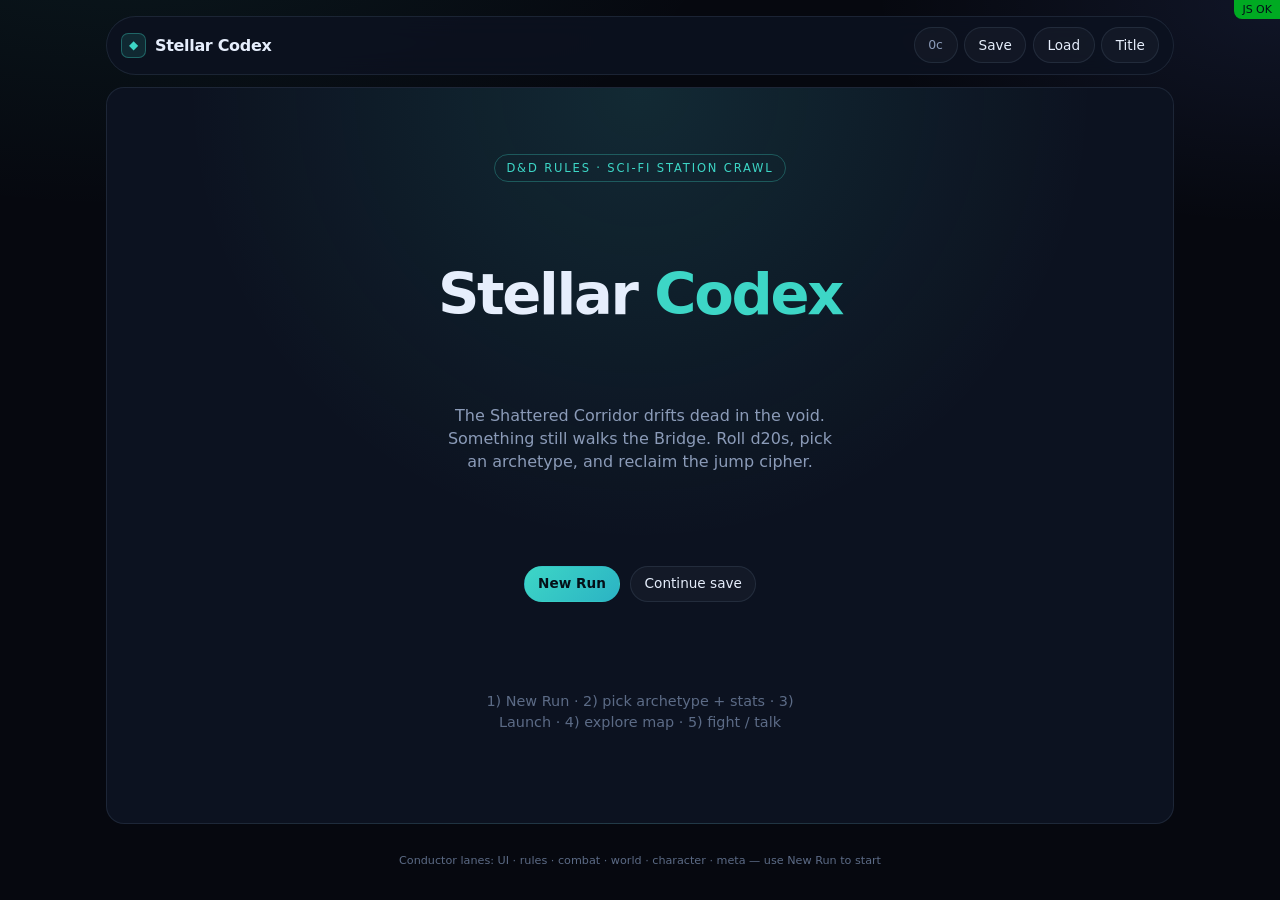
<file: demos/stellar-codex/index.html>
<!DOCTYPE html>
<html lang="en">
<head>
  <meta charset="utf-8" />
  <meta name="viewport" content="width=device-width, initial-scale=1" />
  <title>Stellar Codex — Sci-Fi D&amp;D</title>
  <meta name="description" content="A D&amp;D-style sci-fi browser RPG: d20 combat, exploration, quests. Built under The Conductor multi-lane plan." />
  <meta name="theme-color" content="#06080f" />
  <link rel="stylesheet" href="css/game.css" />
</head>
<body>
  <div id="app">
    <header class="topbar">
      <div class="brand"><i>◆</i> Stellar Codex</div>
      <div class="topbar-actions">
        <span class="chip" id="hud-credits-top">—</span>
        <button type="button" class="btn btn-ghost" id="btn-save">Save</button>
        <button type="button" class="btn btn-ghost" id="btn-load">Load</button>
        <button type="button" class="btn btn-ghost" id="btn-title">Title</button>
      </div>
    </header>

    <!-- TITLE -->
    <section class="screen active" id="screen-title" data-conductor-lane="shell">
      <div class="title-hero">
        <div class="tag">D&amp;D rules · Sci-fi station crawl</div>
        <h1>Stellar <span>Codex</span></h1>
        <p class="lead">
          The Shattered Corridor drifts dead in the void. Something still walks the Bridge.
          Roll d20s, pick an archetype, and reclaim the jump cipher.
        </p>
        <div class="title-actions">
          <button type="button" class="btn btn-primary" id="btn-new">New Run</button>
          <button type="button" class="btn btn-ghost" id="btn-continue">Continue save</button>
        </div>
        <p class="lead" style="margin-top:1.25rem;font-size:0.9rem;color:var(--faint)">
          1) New Run · 2) pick archetype + stats · 3) Launch · 4) explore map · 5) fight / talk
        </p>
      </div>
      <p class="conductor-badge" id="conductor-meta">Loading game script…</p>
      <noscript><p style="color:#ff5d7a;text-align:center">JavaScript is required to play.</p></noscript>
    </section>

    <!-- CREATE -->
    <section class="screen" id="screen-create" data-conductor-lane="character">
      <div class="grid-2">
        <div class="panel">
          <h2>Identity</h2>
          <div class="field">
            <label for="hero-name">Callsign</label>
            <input id="hero-name" maxlength="24" placeholder="e.g. Kael Voss" autocomplete="off" />
          </div>
          <h2>Archetype</h2>
          <div class="archetypes" id="arch-list"></div>
        </div>
        <div class="panel">
          <h2>Attributes</h2>
          <p class="points" id="points-left">Point-buy remaining: 12</p>
          <div class="stats" id="stats-box"></div>
          <p class="faint" style="margin-top:0.75rem">Range 8–15. Bonuses apply from archetype after you launch.</p>
          <div id="arch-preview" style="margin-top:0.75rem"></div>
          <div class="actions">
            <button type="button" class="btn btn-ghost" id="btn-roll-stats">Roll stats</button>
            <button type="button" class="btn btn-primary" id="btn-start">Launch into the Corridor</button>
          </div>
        </div>
      </div>
    </section>

    <!-- PLAY -->
    <section class="screen" id="screen-play" data-conductor-lane="play">
      <div id="win-banner" class="panel" hidden style="border-color:rgba(93,255,168,0.35);background:rgba(93,255,168,0.08)">
        <h2 style="color:var(--ok)">Jump vector locked</h2>
        <p class="muted" style="margin:0">You cleared the Captain's Wraith and secured the Corridor. Save if you want the trophy run.</p>
      </div>
      <div class="play-layout">
        <aside class="panel" data-conductor-lane="world">
          <h2>Manifest</h2>
          <div class="hud-bars">
            <div>
              <div class="bar-label"><span id="hud-name">—</span><span id="hud-ac">AC</span></div>
              <div class="bar-label"><span id="hp-label">HP</span><span id="hud-weapon">—</span></div>
              <div class="bar"><i id="hp-bar"></i></div>
            </div>
            <div>
              <div class="bar-label"><span id="xp-label">XP</span><span id="hud-credits">0c</span></div>
              <div class="bar xp"><i id="xp-bar"></i></div>
            </div>
          </div>
          <h2>Quests</h2>
          <ul class="quest-list" id="quests"></ul>
          <h2 style="margin-top:0.85rem">Inventory</h2>
          <ul class="inv-list" id="inv"></ul>
        </aside>

        <main class="panel" data-conductor-lane="combat-world">
          <h2 id="loc-name">Location</h2>
          <p id="loc-desc" class="muted"></p>
          <div class="actions" id="loc-actions"></div>
          <div id="combat" class="combat-box" hidden></div>
          <div id="dialogue" class="dialogue" hidden></div>
          <h2 style="margin-top:1rem">Ship log</h2>
          <div class="log" id="log" aria-live="polite"></div>
        </main>

        <aside class="panel" data-conductor-lane="world">
          <h2>Nav graph</h2>
          <ul class="loc-list" id="exits"></ul>
          <p class="faint" style="margin-top:0.85rem">
            Tips: Rest only at Airlock. Market has Nyx. Bridge holds the endgame.
          </p>
        </aside>
      </div>
    </section>
  </div>

  <div class="toast" id="toast" role="status"></div>
  <script src="js/game.js"></script>
  <script>
    // mirror credits into topbar when play renders
    const obs = new MutationObserver(() => {
      const c = document.getElementById("hud-credits");
      const t = document.getElementById("hud-credits-top");
      if (c && t && c.textContent) t.textContent = c.textContent;
    });
    obs.observe(document.getElementById("app"), { childList: true, subtree: true, characterData: true });
  </script>
</body>
</html>
</file>
<file: demos/stellar-codex/css/game.css>
:root {
  --bg: #06080f;
  --panel: #0c1220;
  --panel-2: #101a2c;
  --ink: #e6eefc;
  --muted: #8b9bb8;
  --faint: #5c6b86;
  --line: rgba(180, 210, 255, 0.1);
  --accent: #3dd6c6;
  --accent-2: #6b8cff;
  --danger: #ff5d7a;
  --warn: #ffc857;
  --ok: #5dffa8;
  --font: "Segoe UI", system-ui, sans-serif;
  --display: "Segoe UI", system-ui, sans-serif;
  --radius: 14px;
  --ease: cubic-bezier(0.32, 0.72, 0, 1);
}

*, *::before, *::after { box-sizing: border-box; }
html, body { height: 100%; margin: 0; }
body {
  font-family: var(--font);
  color: var(--ink);
  background:
    radial-gradient(1200px 600px at 10% -10%, rgba(61, 214, 198, 0.08), transparent 50%),
    radial-gradient(900px 500px at 100% 0%, rgba(107, 140, 255, 0.1), transparent 45%),
    var(--bg);
  min-height: 100dvh;
  line-height: 1.45;
  -webkit-font-smoothing: antialiased;
}

button, input, select {
  font: inherit;
  color: inherit;
}
button {
  cursor: pointer;
  border: 0;
  background: none;
}
button:disabled { opacity: 0.45; cursor: not-allowed; }
:focus-visible {
  outline: 2px solid var(--accent);
  outline-offset: 2px;
}

#app {
  max-width: 1100px;
  margin: 0 auto;
  min-height: 100dvh;
  padding: 1rem;
  display: flex;
  flex-direction: column;
  gap: 0.75rem;
}

/* Top bar */
.topbar {
  display: flex;
  flex-wrap: wrap;
  gap: 0.6rem;
  align-items: center;
  justify-content: space-between;
  padding: 0.65rem 0.85rem;
  border: 1px solid var(--line);
  border-radius: 999px;
  background: rgba(12, 18, 32, 0.85);
  backdrop-filter: blur(12px);
}
.brand {
  display: flex;
  align-items: center;
  gap: 0.55rem;
  font-weight: 700;
  letter-spacing: -0.02em;
}
.brand i {
  width: 1.6rem;
  height: 1.6rem;
  border-radius: 0.45rem;
  display: grid;
  place-items: center;
  background: rgba(61, 214, 198, 0.12);
  border: 1px solid rgba(61, 214, 198, 0.35);
  color: var(--accent);
  font-style: normal;
  font-size: 0.75rem;
}
.topbar-actions { display: flex; flex-wrap: wrap; gap: 0.4rem; }

.chip, .btn {
  border-radius: 999px;
  border: 1px solid var(--line);
  padding: 0.45rem 0.85rem;
  font-size: 0.85rem;
  transition: transform 0.2s var(--ease), background 0.2s var(--ease), border-color 0.2s var(--ease);
}
.btn:hover:not(:disabled) { border-color: rgba(61, 214, 198, 0.4); }
.btn:active:not(:disabled) { transform: scale(0.98); }
.btn-primary {
  background: linear-gradient(135deg, var(--accent), #2bb3c4);
  color: #041018;
  border-color: transparent;
  font-weight: 700;
}
.btn-danger {
  border-color: rgba(255, 93, 122, 0.4);
  color: #ffb3c0;
}
.btn-ghost { background: rgba(255,255,255,0.03); }
.chip {
  color: var(--muted);
  background: rgba(255,255,255,0.03);
  font-size: 0.78rem;
}

/* Screens */
.screen { display: none !important; flex: 1; flex-direction: column; gap: 0.85rem; min-height: 0; }
.screen.active { display: flex !important; }

.panel {
  border: 1px solid var(--line);
  border-radius: var(--radius);
  background: linear-gradient(180deg, rgba(255,255,255,0.03), transparent 40%), var(--panel);
  padding: 1rem 1.05rem;
  box-shadow: inset 0 1px 0 rgba(255,255,255,0.04);
}

.panel h1, .panel h2, .panel h3 { margin: 0 0 0.5rem; letter-spacing: -0.02em; }
.panel h1 { font-size: clamp(1.7rem, 4vw, 2.4rem); }
.panel h2 { font-size: 1.15rem; color: var(--accent); font-weight: 600; }
.panel p { margin: 0 0 0.75rem; color: var(--muted); }
.muted { color: var(--muted); }
.faint { color: var(--faint); font-size: 0.85rem; }

/* Title */
.title-hero {
  flex: 1;
  display: grid;
  place-items: center;
  text-align: center;
  padding: 2rem 1rem;
  border: 1px solid var(--line);
  border-radius: calc(var(--radius) + 4px);
  background:
    radial-gradient(circle at 50% 0%, rgba(61, 214, 198, 0.12), transparent 50%),
    var(--panel);
}
.title-hero .tag {
  display: inline-block;
  font-size: 0.72rem;
  letter-spacing: 0.16em;
  text-transform: uppercase;
  color: var(--accent);
  border: 1px solid rgba(61, 214, 198, 0.3);
  border-radius: 999px;
  padding: 0.3rem 0.7rem;
  margin-bottom: 0.9rem;
}
.title-hero h1 {
  font-size: clamp(2.2rem, 7vw, 3.6rem);
  margin: 0 0 0.6rem;
  letter-spacing: -0.04em;
  line-height: 1.05;
}
.title-hero h1 span { color: var(--accent); }
.title-hero .lead {
  max-width: 38ch;
  margin: 0 auto 1.5rem;
  color: var(--muted);
}
.title-actions { display: flex; flex-wrap: wrap; gap: 0.6rem; justify-content: center; }

/* Create */
.grid-2 {
  display: grid;
  gap: 0.85rem;
}
@media (min-width: 800px) {
  .grid-2 { grid-template-columns: 1.1fr 0.9fr; }
}
.field { margin-bottom: 0.75rem; }
.field label {
  display: block;
  font-size: 0.78rem;
  color: var(--faint);
  margin-bottom: 0.3rem;
  letter-spacing: 0.04em;
  text-transform: uppercase;
}
.field input, .field select {
  width: 100%;
  border-radius: 10px;
  border: 1px solid var(--line);
  background: var(--panel-2);
  padding: 0.65rem 0.75rem;
}
.archetypes {
  display: grid;
  gap: 0.5rem;
}
.arch {
  text-align: left;
  border: 1px solid var(--line);
  border-radius: 12px;
  padding: 0.7rem 0.8rem;
  background: rgba(255,255,255,0.02);
  transition: border-color 0.2s var(--ease), background 0.2s var(--ease);
}
.arch:hover, .arch.selected {
  border-color: rgba(61, 214, 198, 0.45);
  background: rgba(61, 214, 198, 0.06);
}
.arch strong { display: block; margin-bottom: 0.15rem; }
.arch span { color: var(--muted); font-size: 0.86rem; }
.stats {
  display: grid;
  grid-template-columns: repeat(3, 1fr);
  gap: 0.45rem;
}
.stat {
  border: 1px solid var(--line);
  border-radius: 10px;
  padding: 0.5rem;
  text-align: center;
  background: var(--panel-2);
}
.stat b { display: block; font-size: 1.15rem; }
.stat small { color: var(--faint); font-size: 0.7rem; letter-spacing: 0.06em; }
.stat-ctrl {
  display: flex;
  justify-content: center;
  gap: 0.35rem;
  margin-top: 0.35rem;
}
.stat-ctrl button {
  width: 1.5rem;
  height: 1.5rem;
  border-radius: 6px;
  border: 1px solid var(--line);
  background: rgba(255,255,255,0.04);
  line-height: 1;
}
.points {
  margin: 0.5rem 0 0.75rem;
  color: var(--warn);
  font-size: 0.9rem;
}

/* Play layout */
.play-layout {
  display: grid;
  gap: 0.75rem;
  flex: 1;
}
@media (min-width: 900px) {
  .play-layout {
    grid-template-columns: 240px 1fr 260px;
    align-items: start;
  }
}
.hud-bars { display: grid; gap: 0.45rem; margin-bottom: 0.75rem; }
.bar {
  height: 8px;
  border-radius: 999px;
  background: rgba(255,255,255,0.06);
  overflow: hidden;
}
.bar > i {
  display: block;
  height: 100%;
  border-radius: inherit;
  background: linear-gradient(90deg, var(--danger), #ff8fa3);
  width: 100%;
  transition: width 0.35s var(--ease);
}
.bar.xp > i { background: linear-gradient(90deg, var(--accent-2), var(--accent)); }
.bar-label {
  display: flex;
  justify-content: space-between;
  font-size: 0.75rem;
  color: var(--faint);
  margin-bottom: 0.2rem;
}

.loc-list, .inv-list, .quest-list {
  list-style: none;
  margin: 0;
  padding: 0;
  display: grid;
  gap: 0.4rem;
}
.loc-list button, .inv-list li, .quest-list li {
  width: 100%;
  text-align: left;
  border: 1px solid var(--line);
  border-radius: 10px;
  padding: 0.55rem 0.65rem;
  background: rgba(255,255,255,0.02);
  font-size: 0.88rem;
}
.loc-list button.here {
  border-color: rgba(61, 214, 198, 0.45);
  background: rgba(61, 214, 198, 0.08);
}
.loc-list button:disabled { opacity: 0.35; }
.quest-list li.done { opacity: 0.55; text-decoration: line-through; }

.log {
  min-height: 220px;
  max-height: 320px;
  overflow: auto;
  display: flex;
  flex-direction: column;
  gap: 0.45rem;
  padding-right: 0.25rem;
}
.log-line {
  font-size: 0.9rem;
  padding: 0.45rem 0.55rem;
  border-radius: 8px;
  background: rgba(255,255,255,0.03);
  border-left: 3px solid var(--line);
}
.log-line.combat { border-left-color: var(--danger); }
.log-line.loot { border-left-color: var(--warn); }
.log-line.quest { border-left-color: var(--accent-2); }
.log-line.ok { border-left-color: var(--ok); }
.log-line.roll { border-left-color: var(--accent); font-family: ui-monospace, Menlo, monospace; font-size: 0.82rem; }

.actions {
  display: flex;
  flex-wrap: wrap;
  gap: 0.45rem;
  margin-top: 0.75rem;
}

.combat-box {
  border: 1px solid rgba(255, 93, 122, 0.3);
  background: rgba(255, 93, 122, 0.06);
  border-radius: 12px;
  padding: 0.75rem;
  margin-top: 0.75rem;
}
.combat-box h3 { margin: 0 0 0.4rem; color: #ffb3c0; font-size: 0.95rem; }
.enemy-row {
  display: flex;
  justify-content: space-between;
  gap: 0.5rem;
  font-size: 0.88rem;
  margin-bottom: 0.35rem;
}

.dialogue {
  border: 1px solid rgba(107, 140, 255, 0.3);
  background: rgba(107, 140, 255, 0.06);
  border-radius: 12px;
  padding: 0.75rem;
  margin-top: 0.75rem;
}
.dialogue .who { color: var(--accent-2); font-weight: 700; font-size: 0.85rem; }
.choices { display: grid; gap: 0.4rem; margin-top: 0.6rem; }
.choices button {
  text-align: left;
  border: 1px solid var(--line);
  border-radius: 10px;
  padding: 0.55rem 0.7rem;
  background: rgba(255,255,255,0.03);
  font-size: 0.88rem;
}
.choices button:hover { border-color: rgba(107, 140, 255, 0.45); }

.toast {
  position: fixed;
  bottom: 1rem;
  left: 50%;
  transform: translateX(-50%) translateY(120%);
  background: var(--panel-2);
  border: 1px solid var(--line);
  border-radius: 999px;
  padding: 0.55rem 1rem;
  font-size: 0.88rem;
  opacity: 0;
  transition: transform 0.35s var(--ease), opacity 0.35s var(--ease);
  z-index: 50;
  pointer-events: none;
}
.toast.show {
  transform: translateX(-50%) translateY(0);
  opacity: 1;
}

.conductor-badge {
  font-size: 0.7rem;
  color: var(--faint);
  text-align: center;
  padding: 0.25rem;
}

@media (max-width: 700px) {
  .stats { grid-template-columns: repeat(2, 1fr); }
  .play-layout { grid-template-columns: 1fr; }
}
</file>
